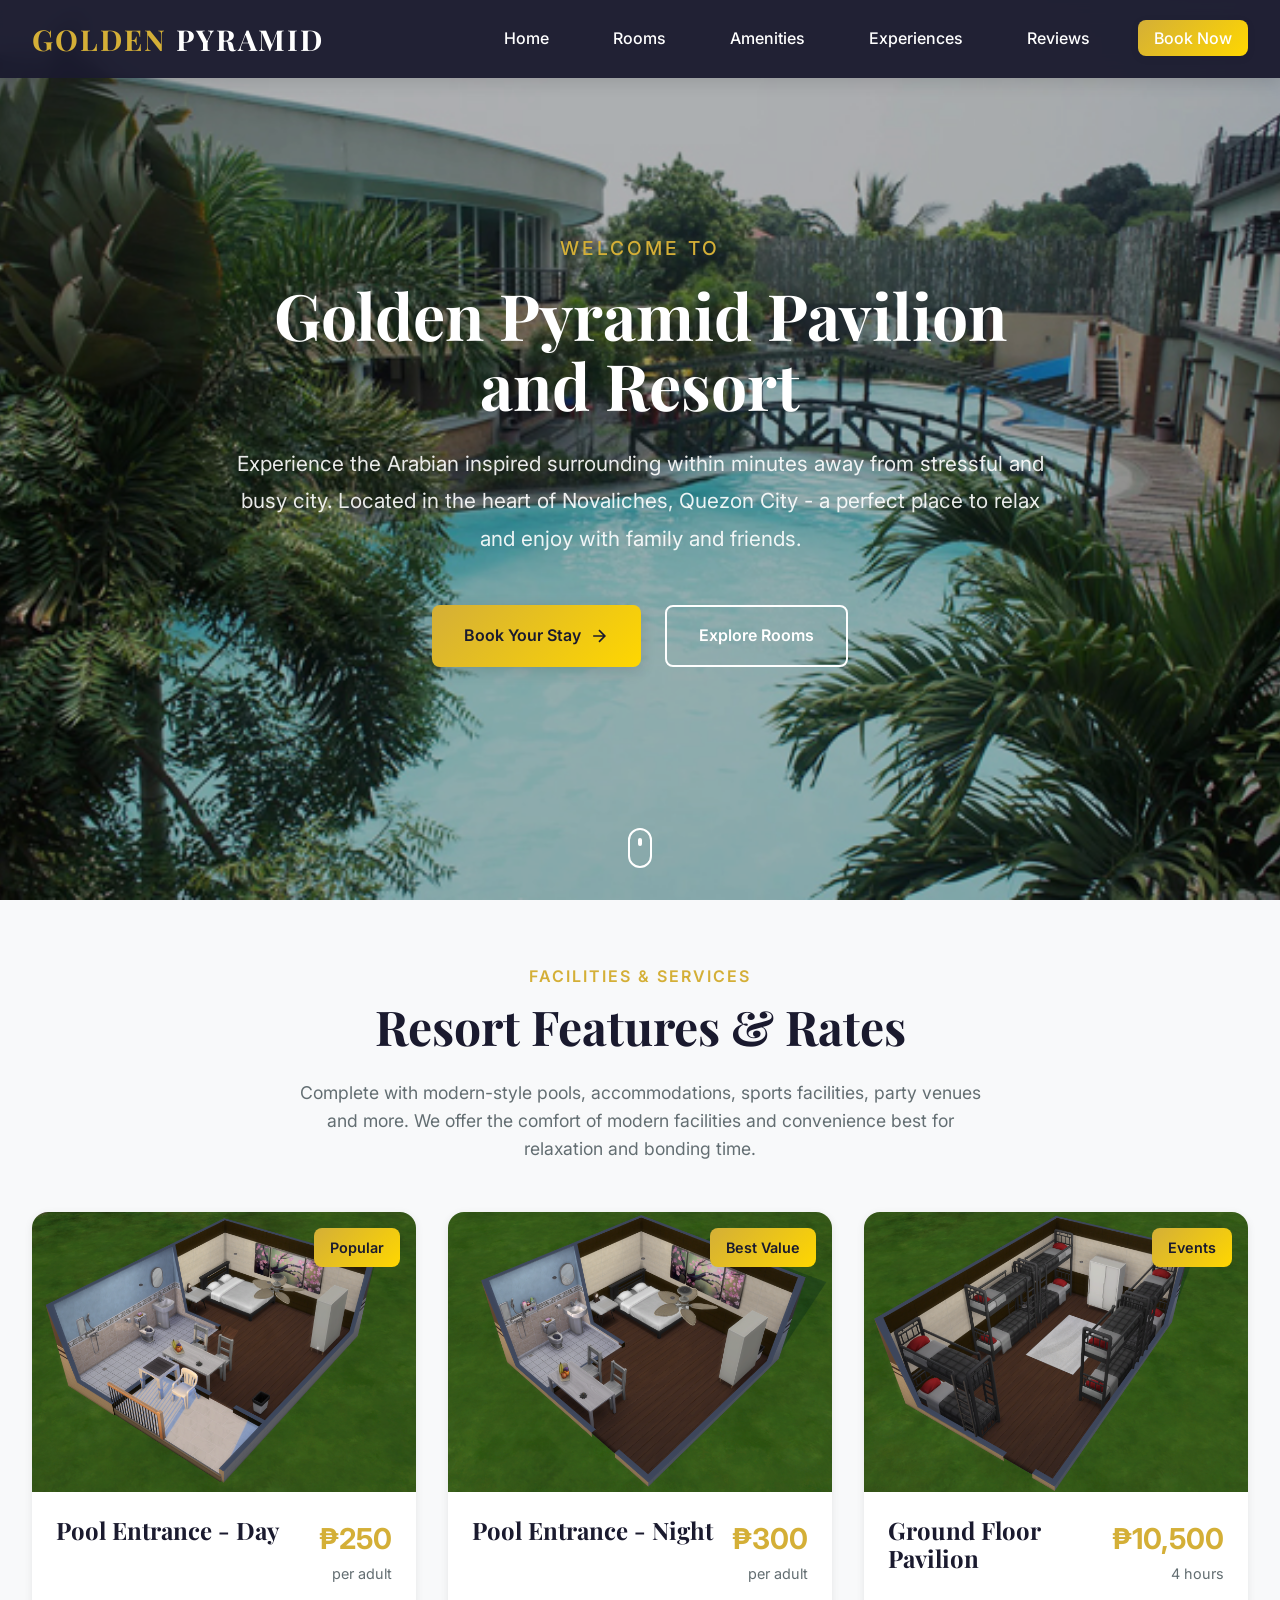
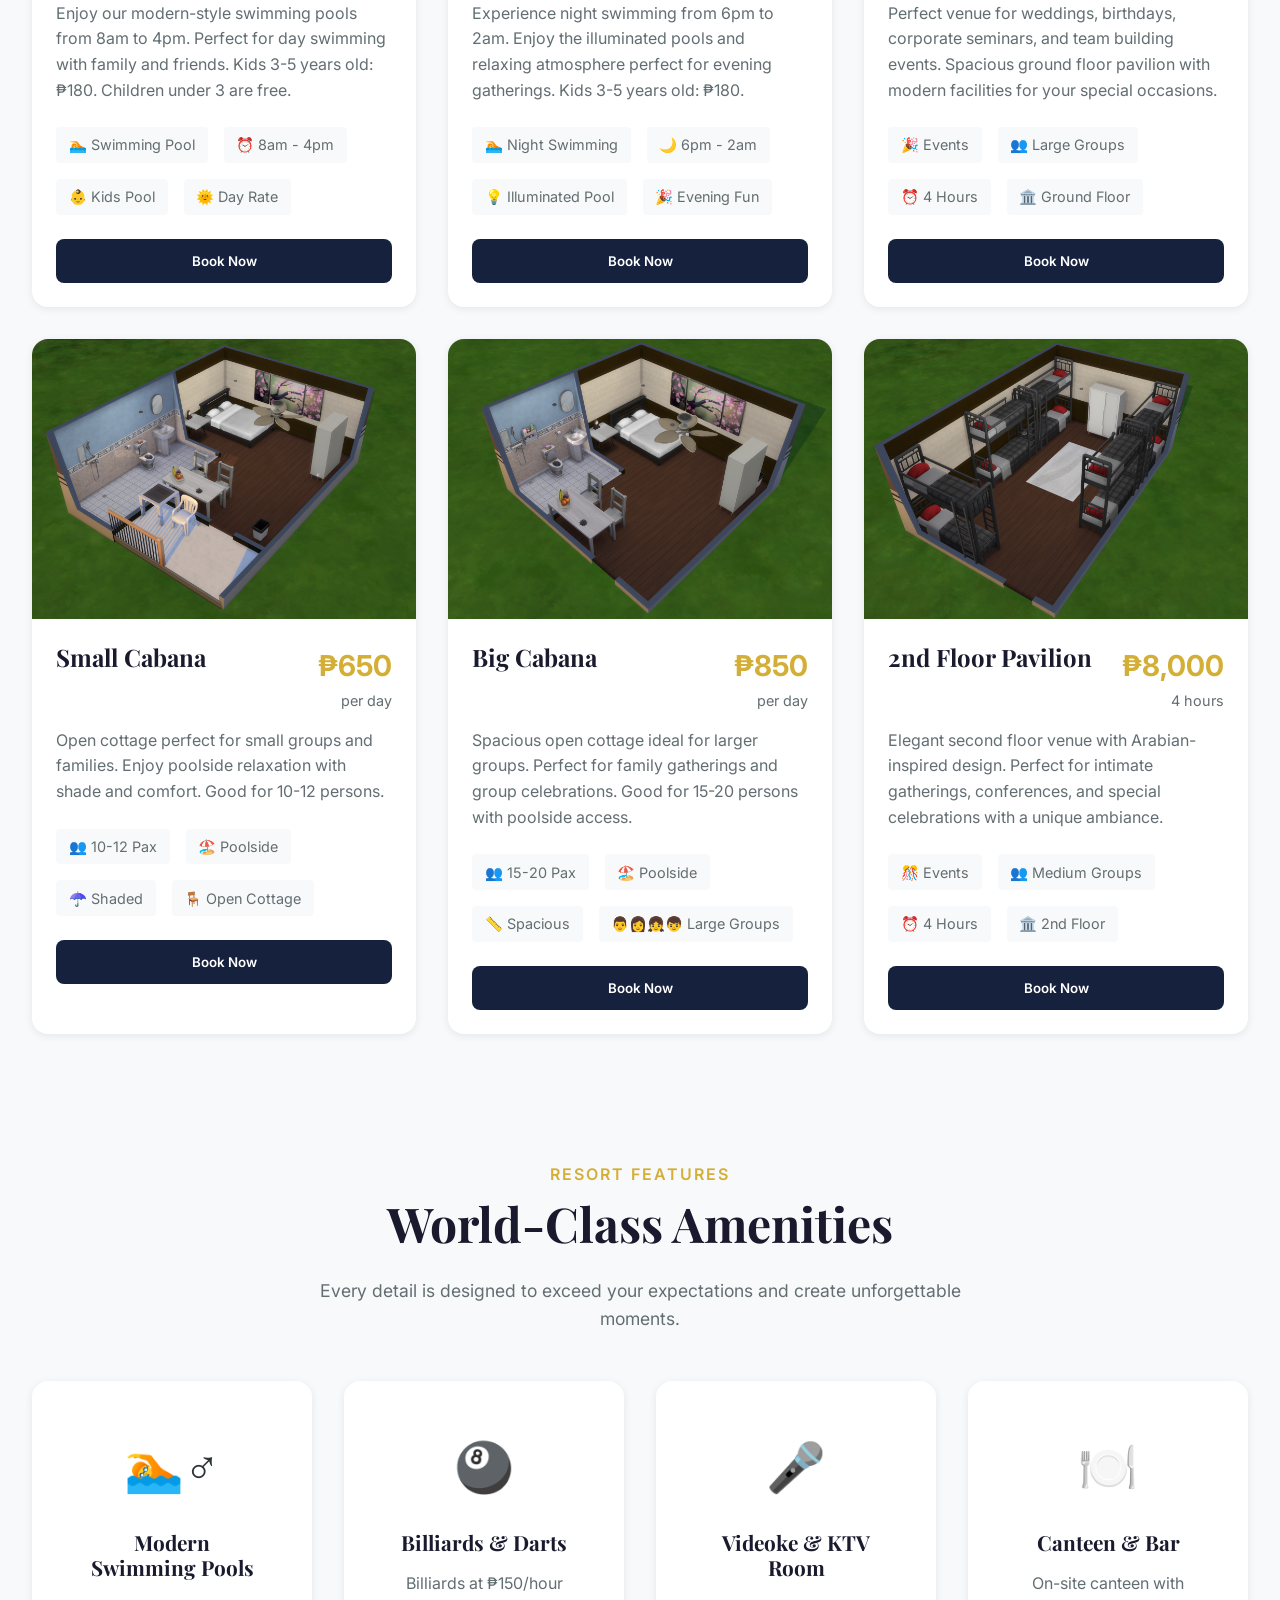
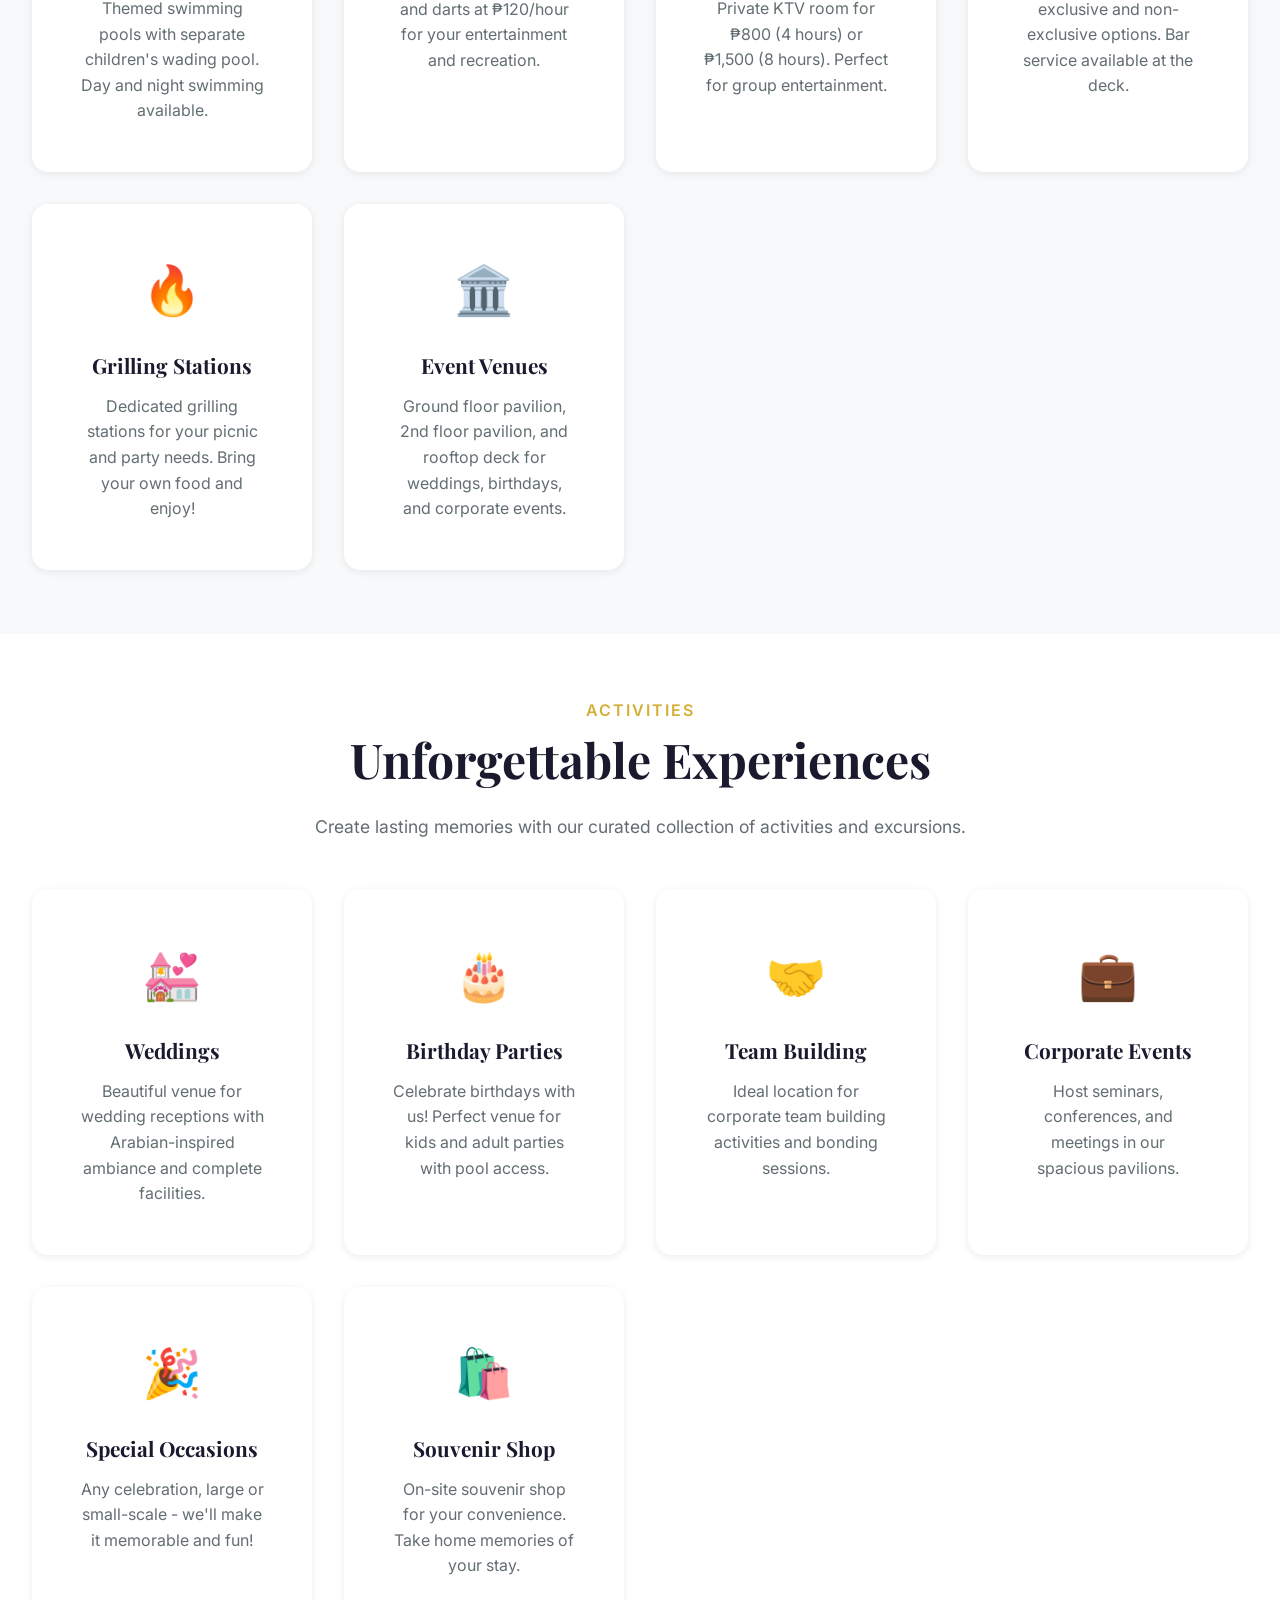
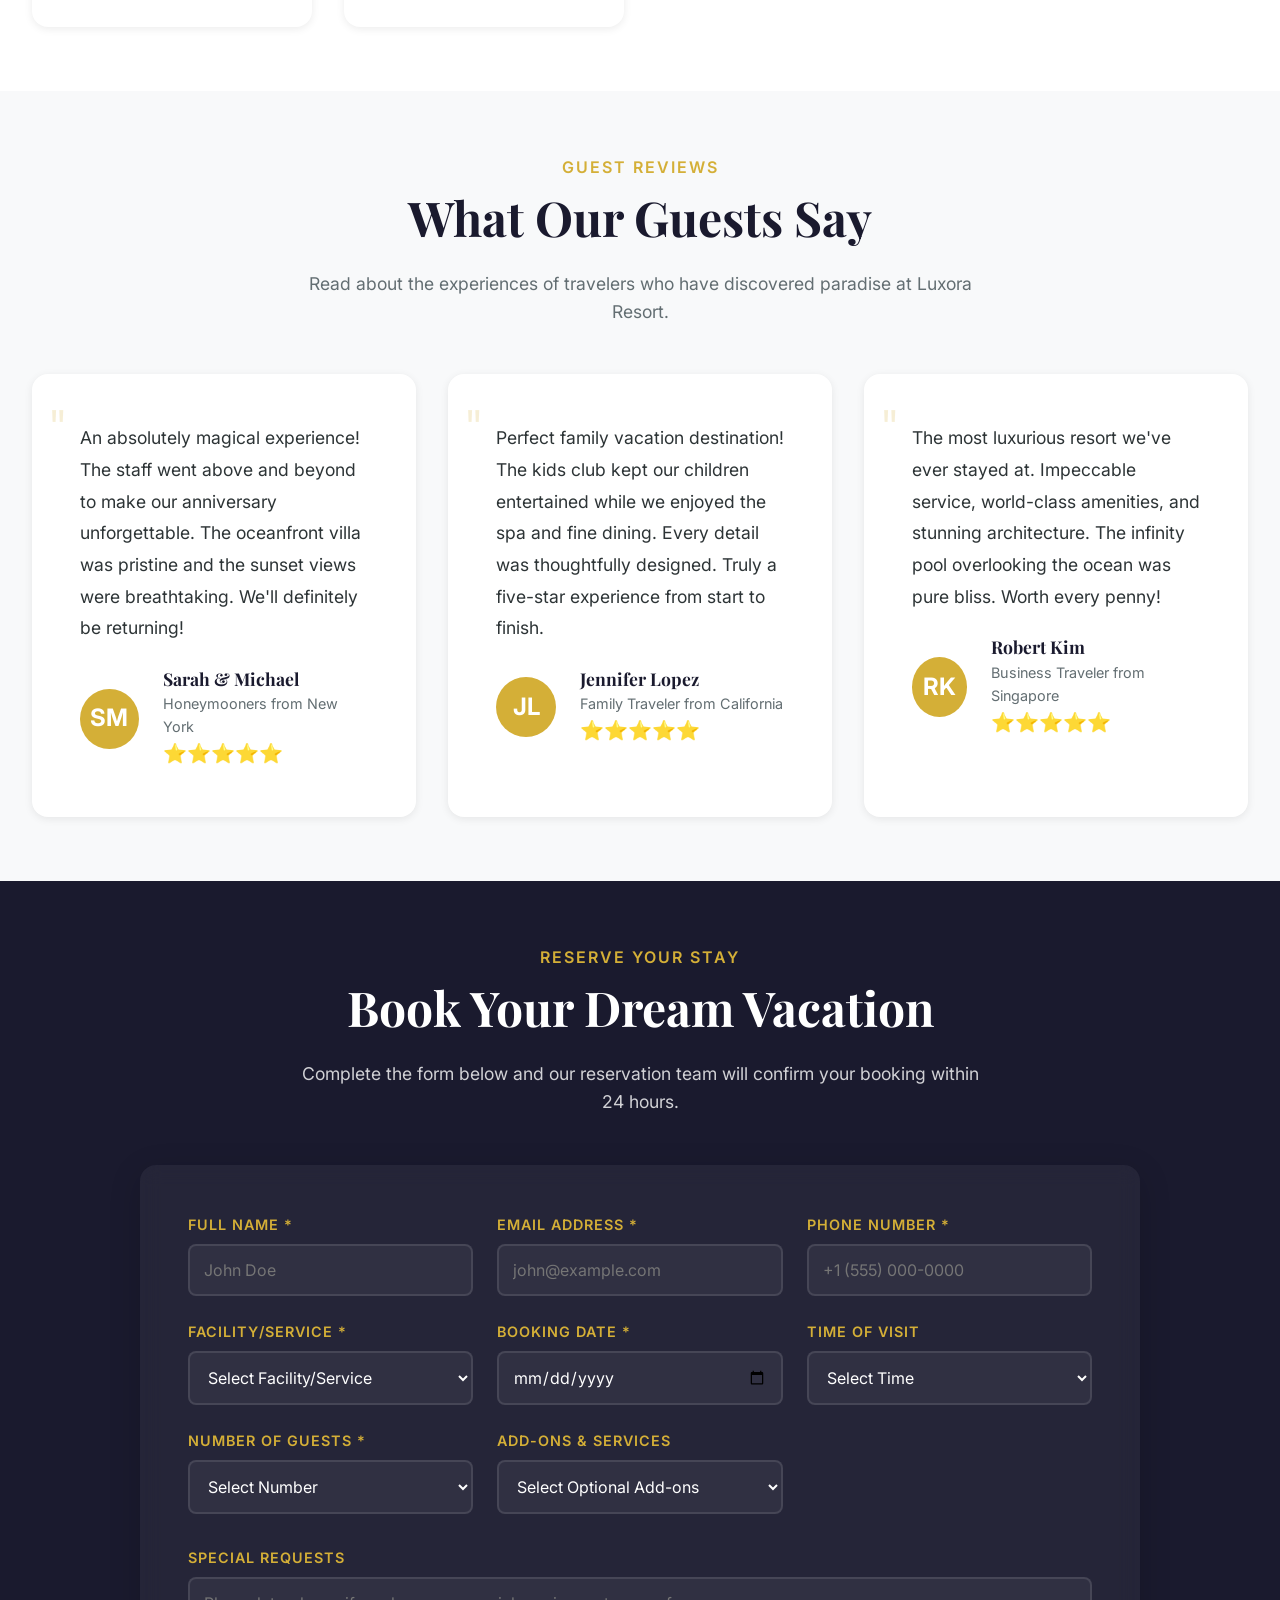
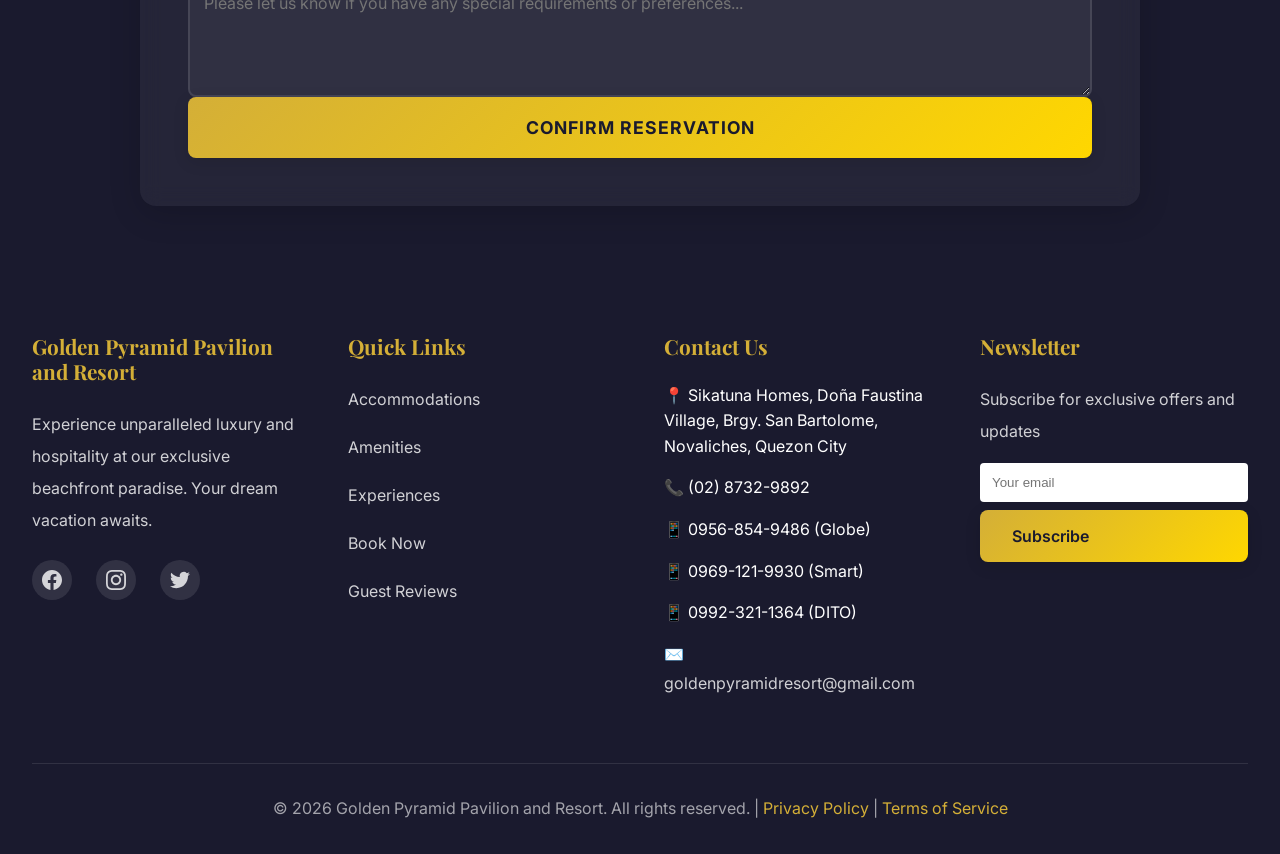
<file: index.html>
<!DOCTYPE html>
<html lang="en">
<head>
    <meta charset="UTF-8">
    <meta name="viewport" content="width=device-width, initial-scale=1.0">
    <meta name="description" content="Golden Pyramid Pavilion and Resort - Experience luxury and tranquility at our premium beachfront resort. Book your dream vacation today.">
    <title>Golden Pyramid Pavilion and Resort - Luxury Beachfront Paradise</title>
    
    <!-- Fonts -->
    <link rel="preconnect" href="https://fonts.googleapis.com">
    <link rel="preconnect" href="https://fonts.gstatic.com" crossorigin>
    <link href="https://fonts.googleapis.com/css2?family=Inter:wght@300;400;500;600;700&family=Playfair+Display:wght@400;600;700;800&display=swap" rel="stylesheet">
    
    <!-- Styles -->
    <link rel="stylesheet" href="css/modern-styles.css">
</head>
<body>
    <!-- Navigation -->
    <nav class="navbar" id="navbar">
        <div class="nav-container">
            <a href="#home" class="nav-logo">GOLDEN <span>PYRAMID</span></a>
            
            <ul class="nav-menu" id="navMenu">
                <li><a href="#home">Home</a></li>
                <li><a href="#rooms">Rooms</a></li>
                <li><a href="#amenities">Amenities</a></li>
                <li><a href="#experiences">Experiences</a></li>
                <li><a href="#testimonials">Reviews</a></li>
                <li><a href="#booking" class="nav-cta">Book Now</a></li>
            </ul>
            
            <button class="mobile-menu-toggle" id="mobileMenuToggle" aria-label="Toggle menu">
                <span></span>
                <span></span>
                <span></span>
            </button>
        </div>
    </nav>

    <!-- Hero Section -->
    <section class="hero" id="home">
        <div class="hero-background"></div>
        
        <div class="hero-content">
            <p class="hero-subtitle">Welcome to</p>
            <h1 class="hero-title">Golden Pyramid Pavilion and Resort</h1>
            <p class="hero-description">
                Experience the Arabian inspired surrounding within minutes away from stressful and busy city. 
                Located in the heart of Novaliches, Quezon City - a perfect place to relax and enjoy with family and friends.
            </p>
            <div class="hero-buttons">
                <a href="#booking" class="btn btn-primary">
                    Book Your Stay
                    <svg width="20" height="20" viewBox="0 0 24 24" fill="none" stroke="currentColor" stroke-width="2">
                        <path d="M5 12h14M12 5l7 7-7 7"/>
                    </svg>
                </a>
                <a href="#rooms" class="btn btn-secondary">
                    Explore Rooms
                </a>
            </div>
        </div>
        
        <div class="scroll-indicator">
            <span></span>
        </div>
    </section>

    <!-- Rooms Section -->
    <section class="section" id="rooms">
        <div class="section-header">
            <p class="section-subtitle">Facilities & Services</p>
            <h2 class="section-title">Resort Features & Rates</h2>
            <p class="section-description">
                Complete with modern-style pools, accommodations, sports facilities, party venues and more. 
                We offer the comfort of modern facilities and convenience best for relaxation and bonding time.
            </p>
        </div>

        <div class="rooms-grid">
            <!-- Pool Entrance Day Rate -->
            <div class="room-card" data-category="popular">
                <div class="room-image">
                    <span class="room-badge">Popular</span>
                    <img src="images/room1.png" alt="Swimming Pool Day Rate">
                </div>
                <div class="room-content">
                    <div class="room-header">
                        <h3 class="room-title">Pool Entrance - Day</h3>
                        <div class="room-price">
                            <div class="room-price-amount">₱250</div>
                            <div class="room-price-period">per adult</div>
                        </div>
                    </div>
                    <p class="room-description">
                        Enjoy our modern-style swimming pools from 8am to 4pm. Perfect for day swimming with family and friends. 
                        Kids 3-5 years old: ₱180. Children under 3 are free.
                    </p>
                    <div class="room-features">
                        <span class="feature-tag">🏊 Swimming Pool</span>
                        <span class="feature-tag">⏰ 8am - 4pm</span>
                        <span class="feature-tag">👶 Kids Pool</span>
                        <span class="feature-tag">🌞 Day Rate</span>
                    </div>
                    <button class="room-cta" onclick="scrollToBooking('Pool Entrance - Day')">
                        Book Now
                    </button>
                </div>
            </div>

            <!-- Pool Entrance Night Rate -->
            <div class="room-card" data-category="luxury">
                <div class="room-image">
                    <span class="room-badge">Best Value</span>
                    <img src="images/room2.png" alt="Swimming Pool Night Rate">
                </div>
                <div class="room-content">
                    <div class="room-header">
                        <h3 class="room-title">Pool Entrance - Night</h3>
                        <div class="room-price">
                            <div class="room-price-amount">₱300</div>
                            <div class="room-price-period">per adult</div>
                        </div>
                    </div>
                    <p class="room-description">
                        Experience night swimming from 6pm to 2am. Enjoy the illuminated pools and relaxing atmosphere 
                        perfect for evening gatherings. Kids 3-5 years old: ₱180.
                    </p>
                    <div class="room-features">
                        <span class="feature-tag">🏊 Night Swimming</span>
                        <span class="feature-tag">🌙 6pm - 2am</span>
                        <span class="feature-tag">💡 Illuminated Pool</span>
                        <span class="feature-tag">🎉 Evening Fun</span>
                    </div>
                    <button class="room-cta" onclick="scrollToBooking('Pool Entrance - Night')">
                        Book Now
                    </button>
                </div>
            </div>

            <!-- Ground Floor Pavilion -->
            <div class="room-card" data-category="luxury">
                <div class="room-image">
                    <span class="room-badge">Events</span>
                    <img src="images/room3.png" alt="Ground Floor Pavilion">
                </div>
                <div class="room-content">
                    <div class="room-header">
                        <h3 class="room-title">Ground Floor Pavilion</h3>
                        <div class="room-price">
                            <div class="room-price-amount">₱10,500</div>
                            <div class="room-price-period">4 hours</div>
                        </div>
                    </div>
                    <p class="room-description">
                        Perfect venue for weddings, birthdays, corporate seminars, and team building events. 
                        Spacious ground floor pavilion with modern facilities for your special occasions.
                    </p>
                    <div class="room-features">
                        <span class="feature-tag">🎉 Events</span>
                        <span class="feature-tag">👥 Large Groups</span>
                        <span class="feature-tag">⏰ 4 Hours</span>
                        <span class="feature-tag">🏛️ Ground Floor</span>
                    </div>
                    <button class="room-cta" onclick="scrollToBooking('Ground Floor Pavilion')">
                        Book Now
                    </button>
                </div>
            </div>

            <!-- Small Cabana -->
            <div class="room-card" data-category="standard">
                <div class="room-image">
                    <img src="images/room1.png" alt="Small Cabana">
                </div>
                <div class="room-content">
                    <div class="room-header">
                        <h3 class="room-title">Small Cabana</h3>
                        <div class="room-price">
                            <div class="room-price-amount">₱650</div>
                            <div class="room-price-period">per day</div>
                        </div>
                    </div>
                    <p class="room-description">
                        Open cottage perfect for small groups and families. Enjoy poolside relaxation 
                        with shade and comfort. Good for 10-12 persons.
                    </p>
                    <div class="room-features">
                        <span class="feature-tag">👥 10-12 Pax</span>
                        <span class="feature-tag">🏖️ Poolside</span>
                        <span class="feature-tag">☂️ Shaded</span>
                        <span class="feature-tag">🪑 Open Cottage</span>
                    </div>
                    <button class="room-cta" onclick="scrollToBooking('Small Cabana')">
                        Book Now
                    </button>
                </div>
            </div>

            <!-- Big Cabana -->
            <div class="room-card" data-category="special">
                <div class="room-image">
                    <img src="images/room2.png" alt="Big Cabana">
                </div>
                <div class="room-content">
                    <div class="room-header">
                        <h3 class="room-title">Big Cabana</h3>
                        <div class="room-price">
                            <div class="room-price-amount">₱850</div>
                            <div class="room-price-period">per day</div>
                        </div>
                    </div>
                    <p class="room-description">
                        Spacious open cottage ideal for larger groups. Perfect for family gatherings 
                        and group celebrations. Good for 15-20 persons with poolside access.
                    </p>
                    <div class="room-features">
                        <span class="feature-tag">👥 15-20 Pax</span>
                        <span class="feature-tag">🏖️ Poolside</span>
                        <span class="feature-tag">📏 Spacious</span>
                        <span class="feature-tag">👨👩👧👦 Large Groups</span>
                    </div>
                    <button class="room-cta" onclick="scrollToBooking('Big Cabana')">
                        Book Now
                    </button>
                </div>
            </div>

            <!-- 2nd Floor Pavilion -->
            <div class="room-card" data-category="family">
                <div class="room-image">
                    <img src="images/room3.png" alt="2nd Floor Pavilion">
                </div>
                <div class="room-content">
                    <div class="room-header">
                        <h3 class="room-title">2nd Floor Pavilion</h3>
                        <div class="room-price">
                            <div class="room-price-amount">₱8,000</div>
                            <div class="room-price-period">4 hours</div>
                        </div>
                    </div>
                    <p class="room-description">
                        Elegant second floor venue with Arabian-inspired design. Perfect for intimate gatherings, 
                        conferences, and special celebrations with a unique ambiance.
                    </p>
                    <div class="room-features">
                        <span class="feature-tag">🎊 Events</span>
                        <span class="feature-tag">👥 Medium Groups</span>
                        <span class="feature-tag">⏰ 4 Hours</span>
                        <span class="feature-tag">🏛️ 2nd Floor</span>
                    </div>
                    <button class="room-cta" onclick="scrollToBooking('2nd Floor Pavilion')">
                        Book Now
                    </button>
                </div>
            </div>
        </div>
    </section>

    <!-- Amenities Section -->
    <section class="section" id="amenities">
        <div class="section-header">
            <p class="section-subtitle">Resort Features</p>
            <h2 class="section-title">World-Class Amenities</h2>
            <p class="section-description">
                Every detail is designed to exceed your expectations and create unforgettable moments.
            </p>
        </div>

        <div class="amenities-grid">
            <div class="amenity-card">
                <div class="amenity-icon">🏊♂️</div>
                <h3 class="amenity-title">Modern Swimming Pools</h3>
                <p class="amenity-description">
                    Themed swimming pools with separate children's wading pool. Day and night swimming available.
                </p>
            </div>

            <div class="amenity-card">
                <div class="amenity-icon">🎱</div>
                <h3 class="amenity-title">Billiards & Darts</h3>
                <p class="amenity-description">
                    Billiards at ₱150/hour and darts at ₱120/hour for your entertainment and recreation.
                </p>
            </div>

            <div class="amenity-card">
                <div class="amenity-icon">🎤</div>
                <h3 class="amenity-title">Videoke & KTV Room</h3>
                <p class="amenity-description">
                    Private KTV room for ₱800 (4 hours) or ₱1,500 (8 hours). Perfect for group entertainment.
                </p>
            </div>

            <div class="amenity-card">
                <div class="amenity-icon">🍽️</div>
                <h3 class="amenity-title">Canteen & Bar</h3>
                <p class="amenity-description">
                    On-site canteen with exclusive and non-exclusive options. Bar service available at the deck.
                </p>
            </div>

            <div class="amenity-card">
                <div class="amenity-icon">🔥</div>
                <h3 class="amenity-title">Grilling Stations</h3>
                <p class="amenity-description">
                    Dedicated grilling stations for your picnic and party needs. Bring your own food and enjoy!
                </p>
            </div>

            <div class="amenity-card">
                <div class="amenity-icon">🏛️</div>
                <h3 class="amenity-title">Event Venues</h3>
                <p class="amenity-description">
                    Ground floor pavilion, 2nd floor pavilion, and rooftop deck for weddings, birthdays, and corporate events.
                </p>
            </div>
        </div>
    </section>

    <!-- Experiences Section -->
    <section class="section" id="experiences" style="background: var(--bg-white);">
        <div class="section-header">
            <p class="section-subtitle">Activities</p>
            <h2 class="section-title">Unforgettable Experiences</h2>
            <p class="section-description">
                Create lasting memories with our curated collection of activities and excursions.
            </p>
        </div>

        <div class="amenities-grid">
            <div class="amenity-card">
                <div class="amenity-icon">💒</div>
                <h3 class="amenity-title">Weddings</h3>
                <p class="amenity-description">
                    Beautiful venue for wedding receptions with Arabian-inspired ambiance and complete facilities.
                </p>
            </div>

            <div class="amenity-card">
                <div class="amenity-icon">🎂</div>
                <h3 class="amenity-title">Birthday Parties</h3>
                <p class="amenity-description">
                    Celebrate birthdays with us! Perfect venue for kids and adult parties with pool access.
                </p>
            </div>

            <div class="amenity-card">
                <div class="amenity-icon">🤝</div>
                <h3 class="amenity-title">Team Building</h3>
                <p class="amenity-description">
                    Ideal location for corporate team building activities and bonding sessions.
                </p>
            </div>

            <div class="amenity-card">
                <div class="amenity-icon">💼</div>
                <h3 class="amenity-title">Corporate Events</h3>
                <p class="amenity-description">
                    Host seminars, conferences, and meetings in our spacious pavilions.
                </p>
            </div>

            <div class="amenity-card">
                <div class="amenity-icon">🎉</div>
                <h3 class="amenity-title">Special Occasions</h3>
                <p class="amenity-description">
                    Any celebration, large or small-scale - we'll make it memorable and fun!
                </p>
            </div>

            <div class="amenity-card">
                <div class="amenity-icon">🛍️</div>
                <h3 class="amenity-title">Souvenir Shop</h3>
                <p class="amenity-description">
                    On-site souvenir shop for your convenience. Take home memories of your stay.
                </p>
            </div>
        </div>
    </section>

    <!-- Testimonials Section -->
    <section class="section testimonials-section" id="testimonials">
        <div class="section-header">
            <p class="section-subtitle">Guest Reviews</p>
            <h2 class="section-title">What Our Guests Say</h2>
            <p class="section-description">
                Read about the experiences of travelers who have discovered paradise at Luxora Resort.
            </p>
        </div>

        <div class="testimonials-grid">
            <div class="testimonial-card">
                <div class="testimonial-quote">"</div>
                <p class="testimonial-text">
                    An absolutely magical experience! The staff went above and beyond to make our 
                    anniversary unforgettable. The oceanfront villa was pristine and the sunset views 
                    were breathtaking. We'll definitely be returning!
                </p>
                <div class="testimonial-author">
                    <div class="author-avatar">SM</div>
                    <div class="author-info">
                        <h4>Sarah & Michael</h4>
                        <p>Honeymooners from New York</p>
                        <div class="rating">⭐⭐⭐⭐⭐</div>
                    </div>
                </div>
            </div>

            <div class="testimonial-card">
                <div class="testimonial-quote">"</div>
                <p class="testimonial-text">
                    Perfect family vacation destination! The kids club kept our children entertained 
                    while we enjoyed the spa and fine dining. Every detail was thoughtfully designed. 
                    Truly a five-star experience from start to finish.
                </p>
                <div class="testimonial-author">
                    <div class="author-avatar">JL</div>
                    <div class="author-info">
                        <h4>Jennifer Lopez</h4>
                        <p>Family Traveler from California</p>
                        <div class="rating">⭐⭐⭐⭐⭐</div>
                    </div>
                </div>
            </div>

            <div class="testimonial-card">
                <div class="testimonial-quote">"</div>
                <p class="testimonial-text">
                    The most luxurious resort we've ever stayed at. Impeccable service, world-class 
                    amenities, and stunning architecture. The infinity pool overlooking the ocean was 
                    pure bliss. Worth every penny!
                </p>
                <div class="testimonial-author">
                    <div class="author-avatar">RK</div>
                    <div class="author-info">
                        <h4>Robert Kim</h4>
                        <p>Business Traveler from Singapore</p>
                        <div class="rating">⭐⭐⭐⭐⭐</div>
                    </div>
                </div>
            </div>
        </div>
    </section>

    <!-- Booking Section -->
    <section class="section booking-section" id="booking">
        <div class="section-header">
            <p class="section-subtitle">Reserve Your Stay</p>
            <h2 class="section-title" style="color: var(--text-light);">Book Your Dream Vacation</h2>
            <p class="section-description" style="color: rgba(255,255,255,0.8);">
                Complete the form below and our reservation team will confirm your booking within 24 hours.
            </p>
        </div>

        <form class="booking-form" id="bookingForm">
            <div class="form-grid">
                <div class="form-group">
                    <label for="guestName">Full Name *</label>
                    <input type="text" id="guestName" name="guestName" required placeholder="John Doe">
                </div>

                <div class="form-group">
                    <label for="email">Email Address *</label>
                    <input type="email" id="email" name="email" required placeholder="john@example.com">
                </div>

                <div class="form-group">
                    <label for="phone">Phone Number *</label>
                    <input type="tel" id="phone" name="phone" required placeholder="+1 (555) 000-0000">
                </div>

                <div class="form-group">
                    <label for="roomType">Facility/Service *</label>
                    <select id="roomType" name="roomType" required>
                        <option value="">Select Facility/Service</option>
                        <option value="Pool Entrance - Day">Pool Entrance Day (Adult) - ₱250</option>
                        <option value="Pool Entrance - Night">Pool Entrance Night (Adult) - ₱300</option>
                        <option value="Small Cabana">Small Cabana (10-12 pax) - ₱650/day</option>
                        <option value="Big Cabana">Big Cabana (15-20 pax) - ₱850/day</option>
                        <option value="Ground Floor Pavilion">Ground Floor Pavilion - ₱10,500/4hrs</option>
                        <option value="2nd Floor Pavilion">2nd Floor Pavilion - ₱8,000/4hrs</option>
                        <option value="Rooftop Deck">Rooftop Deck Exclusive - ₱6,000/8hrs</option>
                        <option value="Canteen Exclusive">Canteen Exclusive (20-30 pax) - ₱3,000</option>
                        <option value="KTV Room">KTV Room (4 hours) - ₱800</option>
                        <option value="Billiards">Billiards - ₱150/hour</option>
                    </select>
                </div>

                <div class="form-group">
                    <label for="checkIn">Booking Date *</label>
                    <input type="date" id="checkIn" name="checkIn" required>
                </div>

                <div class="form-group">
                    <label for="checkOut">Time of Visit</label>
                    <select id="checkOut" name="checkOut">
                        <option value="">Select Time</option>
                        <option value="Day (8am-4pm)">Day (8am-4pm)</option>
                        <option value="Night (6pm-2am)">Night (6pm-2am)</option>
                        <option value="Full Day (8am-8pm)">Full Day (8am-8pm)</option>
                    </select>
                </div>

                <div class="form-group">
                    <label for="guests">Number of Guests *</label>
                    <select id="guests" name="guests" required>
                        <option value="">Select Number</option>
                        <option value="1">1 Guest</option>
                        <option value="2">2 Guests</option>
                        <option value="3">3 Guests</option>
                        <option value="4">4 Guests</option>
                        <option value="5">5 Guests</option>
                        <option value="6">6+ Guests</option>
                    </select>
                </div>

                <div class="form-group">
                    <label for="amenities">Add-ons & Services</label>
                    <select id="amenities" name="amenities">
                        <option value="">Select Optional Add-ons</option>
                        <option value="shisha">Shisha - ₱150/hour</option>
                        <option value="videoke">Videoke Rental - ₱700</option>
                        <option value="billiards">Billiards - ₱150/hour</option>
                        <option value="darts">Darts - ₱120/hour</option>
                        <option value="canteen-table">Canteen Table - ₱300 (6 pax)</option>
                    </select>
                </div>
            </div>

            <div class="form-group">
                <label for="specialRequests">Special Requests</label>
                <textarea id="specialRequests" name="specialRequests" placeholder="Please let us know if you have any special requirements or preferences..."></textarea>
            </div>

            <button type="submit" class="form-submit">
                Confirm Reservation
            </button>
        </form>
    </section>

    <!-- Footer -->
    <footer class="footer">
        <div class="footer-content">
            <div class="footer-section">
                <h3>Golden Pyramid Pavilion and Resort</h3>
                <p>
                    Experience unparalleled luxury and hospitality at our exclusive beachfront paradise. 
                    Your dream vacation awaits.
                </p>
                <div class="social-links">
                    <a href="https://www.facebook.com/GPPResort/" target="_blank" class="social-icon" aria-label="Facebook">
                        <svg width="20" height="20" viewBox="0 0 24 24" fill="currentColor">
                            <path d="M24 12.073c0-6.627-5.373-12-12-12s-12 5.373-12 12c0 5.99 4.388 10.954 10.125 11.854v-8.385H7.078v-3.47h3.047V9.43c0-3.007 1.792-4.669 4.533-4.669 1.312 0 2.686.235 2.686.235v2.953H15.83c-1.491 0-1.956.925-1.956 1.874v2.25h3.328l-.532 3.47h-2.796v8.385C19.612 23.027 24 18.062 24 12.073z"/>
                        </svg>
                    </a>
                    <a href="https://www.instagram.com/gppresort/" target="_blank" class="social-icon" aria-label="Instagram">
                        <svg width="20" height="20" viewBox="0 0 24 24" fill="currentColor">
                            <path d="M12 0C8.74 0 8.333.015 7.053.072 5.775.132 4.905.333 4.14.63c-.789.306-1.459.717-2.126 1.384S.935 3.35.63 4.14C.333 4.905.131 5.775.072 7.053.012 8.333 0 8.74 0 12s.015 3.667.072 4.947c.06 1.277.261 2.148.558 2.913.306.788.717 1.459 1.384 2.126.667.666 1.336 1.079 2.126 1.384.766.296 1.636.499 2.913.558C8.333 23.988 8.74 24 12 24s3.667-.015 4.947-.072c1.277-.06 2.148-.262 2.913-.558.788-.306 1.459-.718 2.126-1.384.666-.667 1.079-1.335 1.384-2.126.296-.765.499-1.636.558-2.913.06-1.28.072-1.687.072-4.947s-.015-3.667-.072-4.947c-.06-1.277-.262-2.149-.558-2.913-.306-.789-.718-1.459-1.384-2.126C21.319 1.347 20.651.935 19.86.63c-.765-.297-1.636-.499-2.913-.558C15.667.012 15.26 0 12 0zm0 2.16c3.203 0 3.585.016 4.85.071 1.17.055 1.805.249 2.227.415.562.217.96.477 1.382.896.419.42.679.819.896 1.381.164.422.36 1.057.413 2.227.057 1.266.07 1.646.07 4.85s-.015 3.585-.074 4.85c-.061 1.17-.256 1.805-.421 2.227-.224.562-.479.96-.899 1.382-.419.419-.824.679-1.38.896-.42.164-1.065.36-2.235.413-1.274.057-1.649.07-4.859.07-3.211 0-3.586-.015-4.859-.074-1.171-.061-1.816-.256-2.236-.421-.569-.224-.96-.479-1.379-.899-.421-.419-.69-.824-.9-1.38-.165-.42-.359-1.065-.42-2.235-.045-1.26-.061-1.649-.061-4.844 0-3.196.016-3.586.061-4.861.061-1.17.255-1.814.42-2.234.21-.57.479-.96.9-1.381.419-.419.81-.689 1.379-.898.42-.166 1.051-.361 2.221-.421 1.275-.045 1.65-.06 4.859-.06l.045.03zm0 3.678c-3.405 0-6.162 2.76-6.162 6.162 0 3.405 2.76 6.162 6.162 6.162 3.405 0 6.162-2.76 6.162-6.162 0-3.405-2.76-6.162-6.162-6.162zM12 16c-2.21 0-4-1.79-4-4s1.79-4 4-4 4 1.79 4 4-1.79 4-4 4zm7.846-10.405c0 .795-.646 1.44-1.44 1.44-.795 0-1.44-.646-1.44-1.44 0-.794.646-1.439 1.44-1.439.793-.001 1.44.645 1.44 1.439z"/>
                        </svg>
                    </a>
                    <a href="https://twitter.com/GPPResort" target="_blank" class="social-icon" aria-label="Twitter">
                        <svg width="20" height="20" viewBox="0 0 24 24" fill="currentColor">
                            <path d="M23.953 4.57a10 10 0 01-2.825.775 4.958 4.958 0 002.163-2.723c-.951.555-2.005.959-3.127 1.184a4.92 4.92 0 00-8.384 4.482C7.69 8.095 4.067 6.13 1.64 3.162a4.822 4.822 0 00-.666 2.475c0 1.71.87 3.213 2.188 4.096a4.904 4.904 0 01-2.228-.616v.06a4.923 4.923 0 003.946 4.827 4.996 4.996 0 01-2.212.085 4.936 4.936 0 004.604 3.417 9.867 9.867 0 01-6.102 2.105c-.39 0-.779-.023-1.17-.067a13.995 13.995 0 007.557 2.209c9.053 0 13.998-7.496 13.998-13.985 0-.21 0-.42-.015-.63A9.935 9.935 0 0024 4.59z"/>
                        </svg>
                    </a>
                </div>
            </div>

            <div class="footer-section">
                <h3>Quick Links</h3>
                <ul class="footer-links">
                    <li><a href="#rooms">Accommodations</a></li>
                    <li><a href="#amenities">Amenities</a></li>
                    <li><a href="#experiences">Experiences</a></li>
                    <li><a href="#booking">Book Now</a></li>
                    <li><a href="#testimonials">Guest Reviews</a></li>
                </ul>
            </div>

            <div class="footer-section">
                <h3>Contact Us</h3>
                <ul class="footer-links">
                    <li>📍 Sikatuna Homes, Doña Faustina Village, Brgy. San Bartolome, Novaliches, Quezon City</li>
                    <li>📞 (02) 8732-9892</li>
                    <li>📱 0956-854-9486 (Globe)</li>
                    <li>📱 0969-121-9930 (Smart)</li>
                    <li>📱 0992-321-1364 (DITO)</li>
                    <li>✉️ <a href="mailto:goldenpyramidresort@gmail.com">goldenpyramidresort@gmail.com</a></li>
                </ul>
            </div>

            <div class="footer-section">
                <h3>Newsletter</h3>
                <p>Subscribe for exclusive offers and updates</p>
                <div style="margin-top: 1rem;">
                    <input type="email" placeholder="Your email" style="padding: 0.75rem; border-radius: 4px; border: none; width: 100%; margin-bottom: 0.5rem;">
                    <button class="btn btn-primary" style="width: 100%;">Subscribe</button>
                </div>
            </div>
        </div>

        <div class="footer-bottom">
            <p>© 2026 Golden Pyramid Pavilion and Resort. All rights reserved. | <a href="#" style="color: var(--primary-gold);">Privacy Policy</a> | <a href="#" style="color: var(--primary-gold);">Terms of Service</a></p>
        </div>
    </footer>

    <!-- JavaScript -->
    <script src="js/main.js"></script>
</body>
</html>
</file>
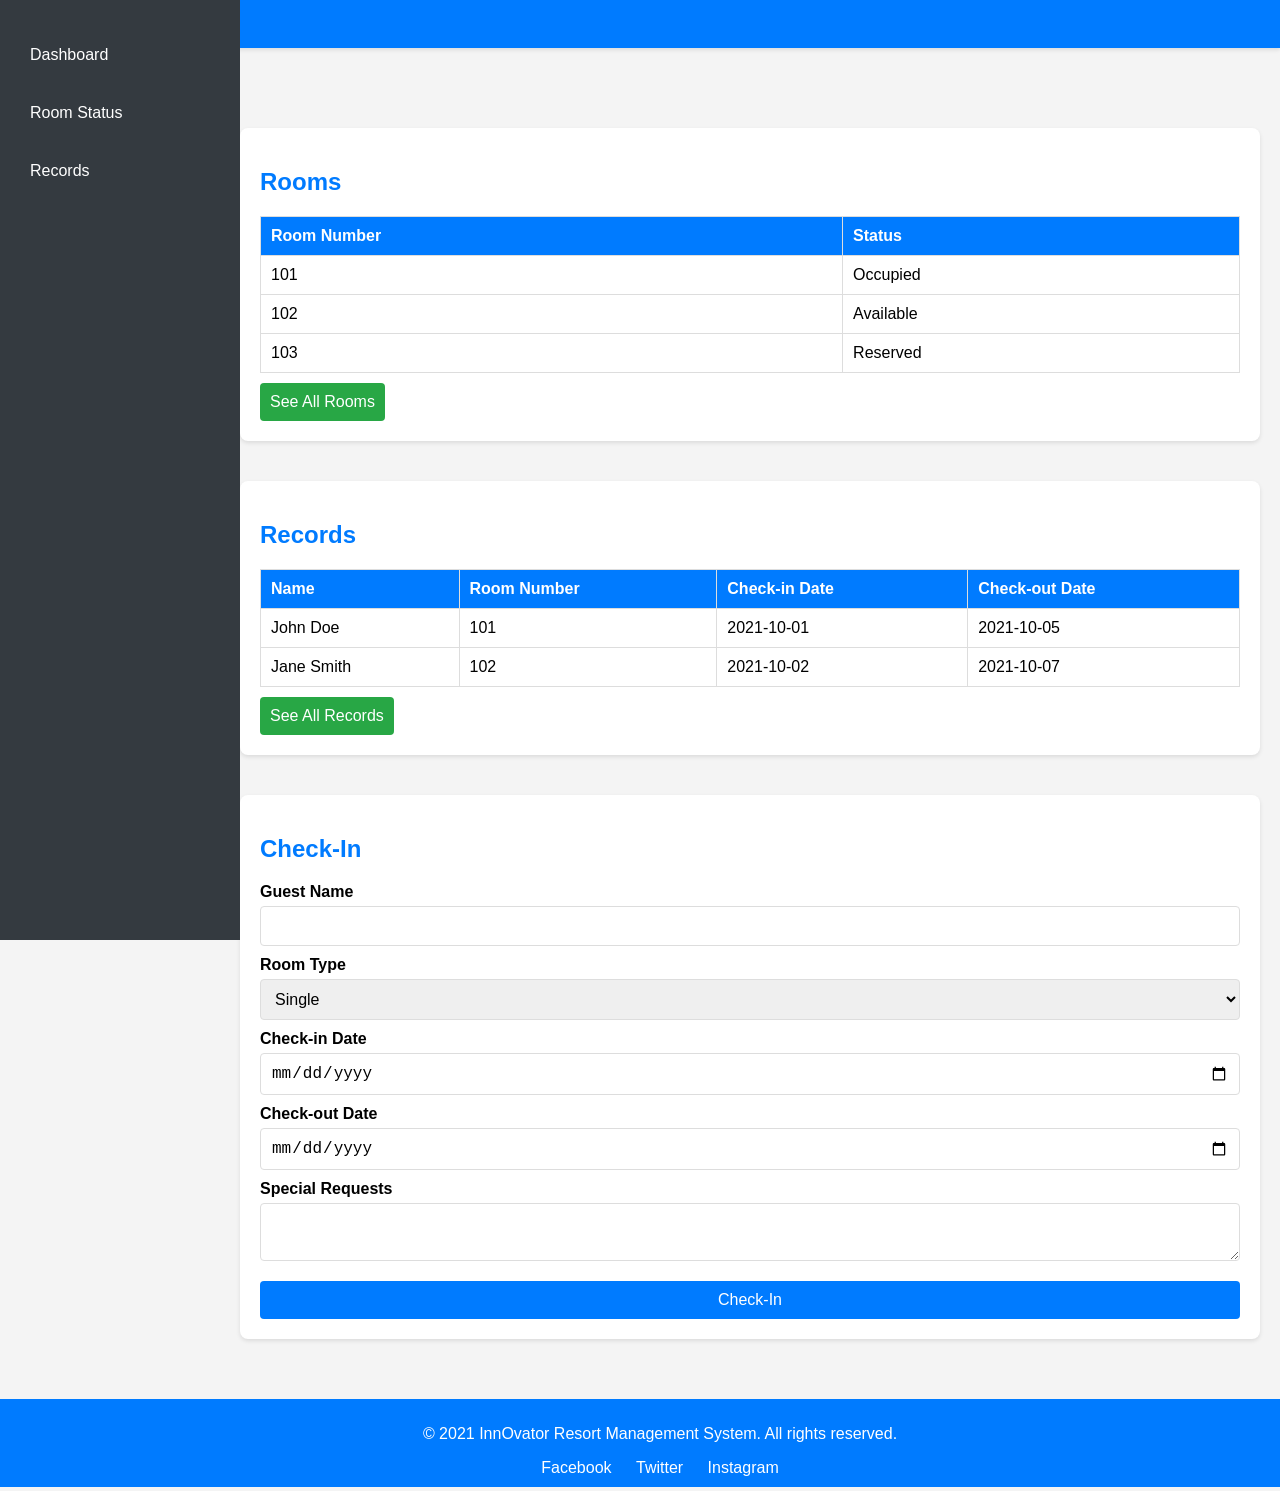
<file: homepage-employees.html>
<!DOCTYPE html>
<html lang="en">
<head>
    <meta charset="UTF-8">
    <meta name="viewport" content="width=device-width, initial-scale=1.0">
    <title>InnOvator Resort Management System</title>
    <link rel="stylesheet" href="homepage-employees.css">
</head>
<body>
    <header>
        <div class="logo">InnOvator</div>
    </header>
    
    <nav class="sidebar">
        <ul>
            <li><a href="#">Dashboard</a></li>
            <li><a href="#">Room Status</a></li>
            <li><a href="#">Records</a></li>
        </ul>
    </nav>

    <main>
        <div class="area">
            <section class="rooms">
                <h2>Rooms</h2>
                <table>
                    <thead>
                        <tr>
                            <th>Room Number</th>
                            <th>Status</th>
                        </tr>
                    </thead>
                    <tbody>
                        <tr>
                            <td>101</td>
                            <td class="status occupied">Occupied</td>
                        </tr>
                        <tr>
                            <td>102</td>
                            <td class="status available">Available</td>
                        </tr>
                        <tr>
                            <td>103</td>
                            <td class="status reserved">Reserved</td>
                        </tr>
                    </tbody>
                </table>
                <button class="see-all" onclick="location.href='../Rooms-Employees/rooms-employees.html'">See All Rooms</button>
            </section>
            <section class="records">
                <h2>Records</h2>
                <table>
                    <thead>
                        <tr>
                            <th>Name</th>
                            <th>Room Number</th>
                            <th>Check-in Date</th>
                            <th>Check-out Date</th>
                        </tr>
                    </thead>
                    <tbody>
                        <tr>
                            <td>John Doe</td>
                            <td>101</td>
                            <td>2021-10-01</td>
                            <td>2021-10-05</td>
                        </tr>
                        <tr>
                            <td>Jane Smith</td>
                            <td>102</td>
                            <td>2021-10-02</td>
                            <td>2021-10-07</td>
                        </tr>
                    </tbody>
                </table>
                <button class="see-all" onclick="location.href='../Records-Employees/records.html'">See All Records</button>
            </section>
            <section class="check-in">
                <h2>Check-In</h2>
                <form>
                    <label for="guest-name">Guest Name</label>
                    <input type="text" id="guest-name" name="guest-name">
                    
                    <label for="room-type">Room Type</label>
                    <select id="room-type" name="room-type">
                        <option value="single">Single</option>
                        <option value="double">Double</option>
                        <option value="suite">Suite</option>
                    </select>

                    <label for="check-in-date">Check-in Date</label>
                    <input type="date" id="check-in-date" name="check-in-date">

                    <label for="check-out-date">Check-out Date</label>
                    <input type="date" id="check-out-date" name="check-out-date">

                    <label for="special-requests">Special Requests</label>
                    <textarea id="special-requests" name="special-requests"></textarea>

                    <button type="submit">Check-In</button>
                </form>
            </section>
        </div>
    </main>
    
    <footer>
        <p>&copy; 2021 InnOvator Resort Management System. All rights reserved.</p>
        <div class="social-links">
            <a href="#">Facebook</a>
            <a href="#">Twitter</a>
            <a href="#">Instagram</a>
        </div>
    </footer>
</body>
</html>
</file>
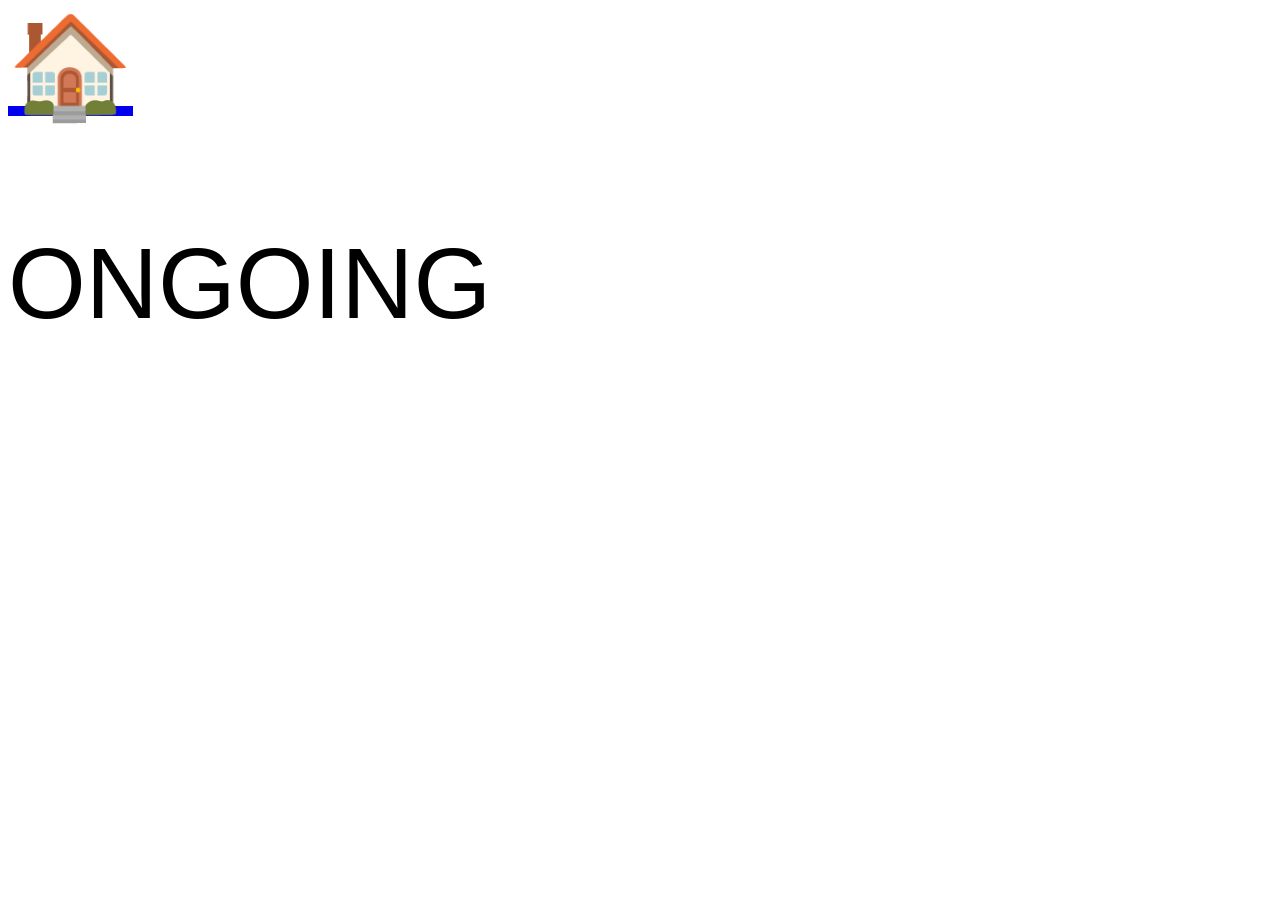
<file: Learn_more.html>
<!DOCTYPE html>
<html lang="en">
<head>
    <meta charset="UTF-8">
    <meta name="viewport" content="width=device-width, initial-scale=1.0">
    <link rel="stylesheet" href="Learn_more_styles.css">
    <title>Learn more about Golden Pyramid</title>
</head>
<div class="header">
    <a href="../Homepage/homepage.html" class="home-icon">🏠</a>
</div>
<body>
    <p>ONGOING</p>
</body>
</html>
</file>
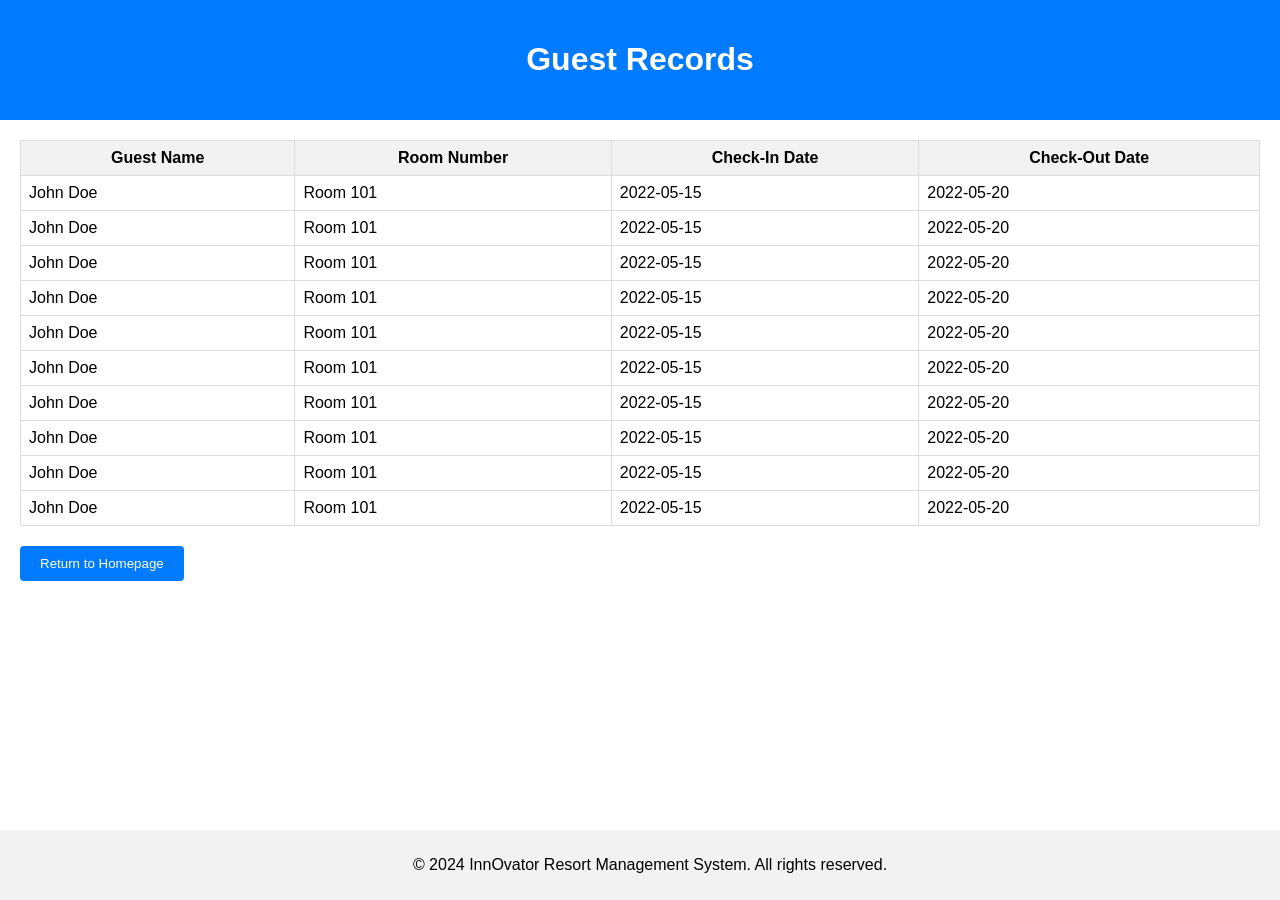
<file: records.html>
<!DOCTYPE html>
<html lang="en">
<head>
    <meta charset="UTF-8">
    <meta name="viewport" content="width=device-width, initial-scale=1.0">
    <title>Guest Records</title>
    <link rel="stylesheet" href="records.css">
</head>
<body>
    <header>
        <h1>Guest Records</h1>
    </header>
    
    <main>
       
        <table>
            <thead>
                <tr>
                    <th>Guest Name</th>
                    <th>Room Number</th>
                    <th>Check-In Date</th>
                    <th>Check-Out Date</th>
                </tr>
            </thead>
            <tbody id="guest-list">
                <tr class="record" data-check-in="2022-05-15" data-check-out="2022-05-20">
                    <td>John Doe</td>
                    <td>Room 101</td>
                    <td>2022-05-15</td>
                    <td>2022-05-20</td>
                </tr>
                <tr class="record" data-check-in="2022-05-15" data-check-out="2022-05-20">
                    <td>John Doe</td>
                    <td>Room 101</td>
                    <td>2022-05-15</td>
                    <td>2022-05-20</td>
                </tr>
                <tr class="record" data-check-in="2022-05-15" data-check-out="2022-05-20">
                    <td>John Doe</td>
                    <td>Room 101</td>
                    <td>2022-05-15</td>
                    <td>2022-05-20</td>
                </tr>
                <tr class="record" data-check-in="2022-05-15" data-check-out="2022-05-20">
                    <td>John Doe</td>
                    <td>Room 101</td>
                    <td>2022-05-15</td>
                    <td>2022-05-20</td>
                </tr>
                <tr class="record" data-check-in="2022-05-15" data-check-out="2022-05-20">
                    <td>John Doe</td>
                    <td>Room 101</td>
                    <td>2022-05-15</td>
                    <td>2022-05-20</td>
                </tr>
                <tr class="record" data-check-in="2022-05-15" data-check-out="2022-05-20">
                    <td>John Doe</td>
                    <td>Room 101</td>
                    <td>2022-05-15</td>
                    <td>2022-05-20</td>
                </tr>
                <tr class="record" data-check-in="2022-05-15" data-check-out="2022-05-20">
                    <td>John Doe</td>
                    <td>Room 101</td>
                    <td>2022-05-15</td>
                    <td>2022-05-20</td>
                </tr>
                <tr class="record" data-check-in="2022-05-15" data-check-out="2022-05-20">
                    <td>John Doe</td>
                    <td>Room 101</td>
                    <td>2022-05-15</td>
                    <td>2022-05-20</td>
                </tr>
                <tr class="record" data-check-in="2022-05-15" data-check-out="2022-05-20">
                    <td>John Doe</td>
                    <td>Room 101</td>
                    <td>2022-05-15</td>
                    <td>2022-05-20</td>
                </tr>
                <tr class="record" data-check-in="2022-05-15" data-check-out="2022-05-20">
                    <td>John Doe</td>
                    <td>Room 101</td>
                    <td>2022-05-15</td>
                    <td>2022-05-20</td>
                </tr>
            </tbody>
        </table>
        
        <!-- Add the Return to Homepage button -->
        <button onclick="window.location.href = '../Homepage-employees/homepage-employees.html';">Return to Homepage</button>
    </main>
    
    <!-- Include your JavaScript file here -->

    <footer>
        <p>&copy; 2024 InnOvator Resort Management System. All rights reserved.</p>
    </footer>
</body>
</html>
</file>
<file: css/modern-styles.css>
/* ==========================================
   LUXORA RESORT - MODERN DESIGN SYSTEM
   ========================================== */

/* CSS Variables - Design Tokens */
:root {
  /* Color Palette */
  --primary-gold: #D4AF37;
  --primary-dark: #1a1a2e;
  --primary-navy: #16213e;
  --accent-teal: #0f4c75;
  --accent-coral: #e94560;
  --text-primary: #2d3436;
  --text-secondary: #636e72;
  --text-light: #ffffff;
  --bg-light: #f8f9fa;
  --bg-white: #ffffff;
  --border-color: #e1e8ed;
  
  /* Gradients */
  --gradient-hero: linear-gradient(135deg, rgba(26, 26, 46, 0.95) 0%, rgba(15, 76, 117, 0.85) 100%);
  --gradient-card: linear-gradient(to bottom, rgba(255,255,255,0) 0%, rgba(0,0,0,0.7) 100%);
  --gradient-accent: linear-gradient(135deg, #D4AF37 0%, #FFD700 100%);
  
  /* Spacing */
  --spacing-xs: 0.5rem;
  --spacing-sm: 1rem;
  --spacing-md: 1.5rem;
  --spacing-lg: 2rem;
  --spacing-xl: 3rem;
  --spacing-xxl: 4rem;
  
  /* Typography */
  --font-primary: 'Inter', -apple-system, BlinkMacSystemFont, 'Segoe UI', sans-serif;
  --font-heading: 'Playfair Display', Georgia, serif;
  
  /* Shadows */
  --shadow-sm: 0 2px 8px rgba(0, 0, 0, 0.08);
  --shadow-md: 0 4px 16px rgba(0, 0, 0, 0.12);
  --shadow-lg: 0 8px 32px rgba(0, 0, 0, 0.16);
  --shadow-xl: 0 16px 48px rgba(0, 0, 0, 0.2);
  
  /* Border Radius */
  --radius-sm: 4px;
  --radius-md: 8px;
  --radius-lg: 16px;
  --radius-xl: 24px;
  
  /* Transitions */
  --transition-fast: 0.2s ease;
  --transition-base: 0.3s ease;
  --transition-slow: 0.5s ease;
}

/* ==========================================
   RESET & BASE STYLES
   ========================================== */

* {
  margin: 0;
  padding: 0;
  box-sizing: border-box;
}

html {
  scroll-behavior: smooth;
  font-size: 16px;
}

body {
  font-family: var(--font-primary);
  color: var(--text-primary);
  line-height: 1.6;
  background-color: var(--bg-light);
  overflow-x: hidden;
}

h1, h2, h3, h4, h5, h6 {
  font-family: var(--font-heading);
  font-weight: 700;
  line-height: 1.2;
  color: var(--primary-dark);
}

h1 { font-size: clamp(2.5rem, 5vw, 4rem); }
h2 { font-size: clamp(2rem, 4vw, 3rem); }
h3 { font-size: clamp(1.5rem, 3vw, 2rem); }

img {
  max-width: 100%;
  height: auto;
  display: block;
}

a {
  text-decoration: none;
  color: inherit;
  transition: var(--transition-base);
}

button {
  font-family: var(--font-primary);
  cursor: pointer;
  border: none;
  transition: var(--transition-base);
}

/* ==========================================
   NAVIGATION
   ========================================== */

.navbar {
  position: fixed;
  top: 0;
  left: 0;
  right: 0;
  background: rgba(26, 26, 46, 0.95);
  backdrop-filter: blur(10px);
  padding: 1rem 0;
  z-index: 1000;
  box-shadow: var(--shadow-md);
  transition: var(--transition-base);
}

.navbar.scrolled {
  background: rgba(26, 26, 46, 1);
  padding: 0.5rem 0;
}

.nav-container {
  max-width: 1400px;
  margin: 0 auto;
  padding: 0 var(--spacing-lg);
  display: flex;
  justify-content: space-between;
  align-items: center;
}

.nav-logo {
  font-family: var(--font-heading);
  font-size: 1.8rem;
  font-weight: 700;
  color: var(--primary-gold);
  letter-spacing: 2px;
}

.nav-logo span {
  color: var(--text-light);
}

.nav-menu {
  display: flex;
  list-style: none;
  gap: var(--spacing-lg);
  align-items: center;
}

.nav-menu a {
  color: var(--text-light);
  font-weight: 500;
  padding: 0.5rem 1rem;
  border-radius: var(--radius-md);
  transition: var(--transition-base);
}

.nav-menu a:hover {
  background: rgba(212, 175, 55, 0.1);
  color: var(--primary-gold);
}

.nav-cta {
  background: var(--gradient-accent);
  color: var(--primary-dark);
  padding: 0.75rem 1.5rem;
  border-radius: var(--radius-md);
  font-weight: 600;
  box-shadow: var(--shadow-sm);
}

.nav-cta:hover {
  transform: translateY(-2px);
  box-shadow: var(--shadow-md);
}

.mobile-menu-toggle {
  display: none;
  flex-direction: column;
  gap: 4px;
  background: transparent;
  padding: 0.5rem;
}

.mobile-menu-toggle span {
  width: 25px;
  height: 3px;
  background: var(--text-light);
  border-radius: 2px;
  transition: var(--transition-base);
}

/* ==========================================
   HERO SECTION
   ========================================== */

.hero {
  position: relative;
  height: 100vh;
  display: flex;
  align-items: center;
  justify-content: center;
  text-align: center;
  overflow: hidden;
  margin-top: 0;
}

.hero-background {
  position: absolute;
  top: 0;
  left: 0;
  width: 100%;
  height: 100%;
  background: url('../images/bg.jpg') center/cover no-repeat;
  z-index: -2;
}

.hero-background::after {
  content: '';
  position: absolute;
  top: 0;
  left: 0;
  width: 100%;
  height: 100%;
  background: rgba(0, 0, 0, 0.3);
  z-index: 1;
}

.hero-content {
  position: relative;
  z-index: 10;
  max-width: 900px;
  padding: 0 var(--spacing-lg);
  animation: fadeInUp 1s ease;
}

.hero-subtitle {
  font-size: 1.2rem;
  color: var(--primary-gold);
  font-weight: 500;
  letter-spacing: 3px;
  text-transform: uppercase;
  margin-bottom: var(--spacing-sm);
  animation: fadeInUp 1s ease 0.2s both;
}

.hero-title {
  color: var(--text-light);
  margin-bottom: var(--spacing-md);
  line-height: 1.1;
  animation: fadeInUp 1s ease 0.4s both;
}

.hero-description {
  font-size: 1.3rem;
  color: rgba(255, 255, 255, 0.9);
  margin-bottom: var(--spacing-xl);
  line-height: 1.8;
  animation: fadeInUp 1s ease 0.6s both;
}

.hero-buttons {
  display: flex;
  gap: var(--spacing-md);
  justify-content: center;
  flex-wrap: wrap;
  animation: fadeInUp 1s ease 0.8s both;
}

.btn {
  padding: 1rem 2rem;
  border-radius: var(--radius-md);
  font-weight: 600;
  font-size: 1rem;
  display: inline-flex;
  align-items: center;
  gap: 0.5rem;
  transition: var(--transition-base);
}

.btn-primary {
  background: var(--gradient-accent);
  color: var(--primary-dark);
  box-shadow: var(--shadow-md);
}

.btn-primary:hover {
  transform: translateY(-3px);
  box-shadow: var(--shadow-lg);
}

.btn-secondary {
  background: transparent;
  color: var(--text-light);
  border: 2px solid var(--text-light);
}

.btn-secondary:hover {
  background: var(--text-light);
  color: var(--primary-dark);
}

/* Scroll Indicator */
.scroll-indicator {
  position: absolute;
  bottom: 2rem;
  left: 50%;
  transform: translateX(-50%);
  animation: bounce 2s infinite;
}

.scroll-indicator span {
  display: block;
  width: 24px;
  height: 40px;
  border: 2px solid var(--text-light);
  border-radius: 20px;
  position: relative;
}

.scroll-indicator span::before {
  content: '';
  position: absolute;
  top: 8px;
  left: 50%;
  transform: translateX(-50%);
  width: 4px;
  height: 8px;
  background: var(--text-light);
  border-radius: 2px;
  animation: scroll 2s infinite;
}

/* ==========================================
   SECTIONS
   ========================================== */

.section {
  padding: var(--spacing-xxl) var(--spacing-lg);
  max-width: 1400px;
  margin: 0 auto;
}

.section-header {
  text-align: center;
  margin-bottom: var(--spacing-xl);
}

.section-subtitle {
  color: var(--primary-gold);
  font-size: 1rem;
  font-weight: 600;
  letter-spacing: 2px;
  text-transform: uppercase;
  margin-bottom: var(--spacing-xs);
}

.section-title {
  margin-bottom: var(--spacing-md);
}

.section-description {
  font-size: 1.1rem;
  color: var(--text-secondary);
  max-width: 700px;
  margin: 0 auto;
}

/* ==========================================
   ROOMS/SUITES GRID
   ========================================== */

.rooms-grid {
  display: grid;
  grid-template-columns: repeat(auto-fit, minmax(350px, 1fr));
  gap: var(--spacing-lg);
  margin-top: var(--spacing-xl);
}

.room-card {
  position: relative;
  background: var(--bg-white);
  border-radius: var(--radius-lg);
  overflow: hidden;
  box-shadow: var(--shadow-sm);
  transition: var(--transition-base);
  cursor: pointer;
}

.room-card:hover {
  transform: translateY(-8px);
  box-shadow: var(--shadow-xl);
}

.room-image {
  position: relative;
  height: 280px;
  overflow: hidden;
}

.room-image img {
  width: 100%;
  height: 100%;
  object-fit: cover;
  transition: var(--transition-slow);
}

.room-card:hover .room-image img {
  transform: scale(1.1);
}

.room-badge {
  position: absolute;
  top: 1rem;
  right: 1rem;
  background: var(--gradient-accent);
  color: var(--primary-dark);
  padding: 0.5rem 1rem;
  border-radius: var(--radius-md);
  font-weight: 600;
  font-size: 0.9rem;
  z-index: 10;
}

.room-content {
  padding: var(--spacing-md);
}

.room-header {
  display: flex;
  justify-content: space-between;
  align-items: start;
  margin-bottom: var(--spacing-sm);
}

.room-title {
  font-size: 1.5rem;
  color: var(--primary-dark);
}

.room-price {
  text-align: right;
}

.room-price-amount {
  font-size: 1.8rem;
  font-weight: 700;
  color: var(--primary-gold);
}

.room-price-period {
  font-size: 0.9rem;
  color: var(--text-secondary);
}

.room-description {
  color: var(--text-secondary);
  margin-bottom: var(--spacing-md);
  line-height: 1.6;
}

.room-features {
  display: flex;
  flex-wrap: wrap;
  gap: var(--spacing-sm);
  margin-bottom: var(--spacing-md);
}

.feature-tag {
  display: flex;
  align-items: center;
  gap: 0.3rem;
  padding: 0.4rem 0.8rem;
  background: var(--bg-light);
  border-radius: var(--radius-sm);
  font-size: 0.9rem;
  color: var(--text-secondary);
}

.room-cta {
  width: 100%;
  padding: 0.875rem;
  background: var(--primary-navy);
  color: var(--text-light);
  border-radius: var(--radius-md);
  font-weight: 600;
}

.room-cta:hover {
  background: var(--accent-teal);
}

/* ==========================================
   BOOKING FORM
   ========================================== */

.booking-section {
  background: var(--primary-dark);
  color: var(--text-light);
}

.booking-form {
  max-width: 1000px;
  margin: 0 auto;
  background: rgba(255, 255, 255, 0.05);
  backdrop-filter: blur(10px);
  padding: var(--spacing-xl);
  border-radius: var(--radius-lg);
  box-shadow: var(--shadow-lg);
}

.form-grid {
  display: grid;
  grid-template-columns: repeat(auto-fit, minmax(250px, 1fr));
  gap: var(--spacing-md);
  margin-bottom: var(--spacing-lg);
}

.form-group {
  display: flex;
  flex-direction: column;
  gap: var(--spacing-xs);
}

.form-group label {
  font-weight: 600;
  color: var(--primary-gold);
  font-size: 0.9rem;
  text-transform: uppercase;
  letter-spacing: 1px;
}

.form-group input,
.form-group select,
.form-group textarea {
  padding: 0.875rem;
  border: 2px solid rgba(255, 255, 255, 0.1);
  border-radius: var(--radius-md);
  background: rgba(255, 255, 255, 0.05);
  color: var(--text-light);
  font-size: 1rem;
  font-family: var(--font-primary);
  transition: var(--transition-base);
}

.form-group input:focus,
.form-group select:focus,
.form-group textarea:focus {
  outline: none;
  border-color: var(--primary-gold);
  background: rgba(255, 255, 255, 0.08);
}

.form-group textarea {
  resize: vertical;
  min-height: 120px;
}

.form-submit {
  width: 100%;
  padding: 1.25rem;
  background: var(--gradient-accent);
  color: var(--primary-dark);
  font-weight: 700;
  font-size: 1.1rem;
  border-radius: var(--radius-md);
  text-transform: uppercase;
  letter-spacing: 1px;
  box-shadow: var(--shadow-md);
}

.form-submit:hover {
  transform: translateY(-2px);
  box-shadow: var(--shadow-lg);
}

/* ==========================================
   AMENITIES SECTION
   ========================================== */

.amenities-grid {
  display: grid;
  grid-template-columns: repeat(auto-fit, minmax(280px, 1fr));
  gap: var(--spacing-lg);
}

.amenity-card {
  text-align: center;
  padding: var(--spacing-xl);
  background: var(--bg-white);
  border-radius: var(--radius-lg);
  box-shadow: var(--shadow-sm);
  transition: var(--transition-base);
}

.amenity-card:hover {
  transform: translateY(-5px);
  box-shadow: var(--shadow-md);
}

.amenity-icon {
  font-size: 3rem;
  margin-bottom: var(--spacing-md);
}

.amenity-title {
  font-size: 1.3rem;
  margin-bottom: var(--spacing-sm);
  color: var(--primary-dark);
}

.amenity-description {
  color: var(--text-secondary);
}

/* ==========================================
   TESTIMONIALS
   ========================================== */

.testimonials-section {
  background: var(--bg-light);
}

.testimonials-grid {
  display: grid;
  grid-template-columns: repeat(auto-fit, minmax(320px, 1fr));
  gap: var(--spacing-lg);
}

.testimonial-card {
  background: var(--bg-white);
  padding: var(--spacing-xl);
  border-radius: var(--radius-lg);
  box-shadow: var(--shadow-sm);
  position: relative;
}

.testimonial-quote {
  font-size: 3rem;
  color: var(--primary-gold);
  opacity: 0.2;
  position: absolute;
  top: 1rem;
  left: 1rem;
}

.testimonial-text {
  font-size: 1.1rem;
  line-height: 1.8;
  color: var(--text-primary);
  margin-bottom: var(--spacing-md);
  position: relative;
  z-index: 1;
}

.testimonial-author {
  display: flex;
  align-items: center;
  gap: var(--spacing-md);
}

.author-avatar {
  width: 60px;
  height: 60px;
  border-radius: 50%;
  background: var(--primary-gold);
  display: flex;
  align-items: center;
  justify-content: center;
  font-size: 1.5rem;
  font-weight: 700;
  color: var(--bg-white);
}

.author-info h4 {
  font-size: 1.1rem;
  margin-bottom: 0.2rem;
}

.author-info p {
  color: var(--text-secondary);
  font-size: 0.9rem;
}

.rating {
  color: var(--primary-gold);
  font-size: 1.2rem;
}

/* ==========================================
   FOOTER
   ========================================== */

.footer {
  background: var(--primary-dark);
  color: var(--text-light);
  padding: var(--spacing-xxl) var(--spacing-lg) var(--spacing-lg);
}

.footer-content {
  max-width: 1400px;
  margin: 0 auto;
  display: grid;
  grid-template-columns: repeat(auto-fit, minmax(250px, 1fr));
  gap: var(--spacing-xl);
  margin-bottom: var(--spacing-xl);
}

.footer-section h3 {
  color: var(--primary-gold);
  margin-bottom: var(--spacing-md);
  font-size: 1.3rem;
}

.footer-section p,
.footer-section a {
  color: rgba(255, 255, 255, 0.8);
  line-height: 2;
}

.footer-section a:hover {
  color: var(--primary-gold);
}

.footer-links {
  list-style: none;
}

.footer-links li {
  margin-bottom: var(--spacing-sm);
}

.social-links {
  display: flex;
  gap: var(--spacing-md);
  margin-top: var(--spacing-md);
}

.social-icon {
  width: 40px;
  height: 40px;
  display: flex;
  align-items: center;
  justify-content: center;
  background: rgba(255, 255, 255, 0.1);
  border-radius: 50%;
  transition: var(--transition-base);
}

.social-icon:hover {
  background: var(--primary-gold);
  transform: translateY(-3px);
}

.footer-bottom {
  max-width: 1400px;
  margin: 0 auto;
  padding-top: var(--spacing-lg);
  border-top: 1px solid rgba(255, 255, 255, 0.1);
  text-align: center;
  color: rgba(255, 255, 255, 0.6);
}

/* ==========================================
   ANIMATIONS
   ========================================== */

@keyframes fadeInUp {
  from {
    opacity: 0;
    transform: translateY(30px);
  }
  to {
    opacity: 1;
    transform: translateY(0);
  }
}

@keyframes bounce {
  0%, 20%, 50%, 80%, 100% {
    transform: translateX(-50%) translateY(0);
  }
  40% {
    transform: translateX(-50%) translateY(-10px);
  }
  60% {
    transform: translateX(-50%) translateY(-5px);
  }
}

@keyframes scroll {
  0% {
    opacity: 1;
    transform: translateX(-50%) translateY(0);
  }
  100% {
    opacity: 0;
    transform: translateX(-50%) translateY(16px);
  }
}

/* ==========================================
   RESPONSIVE DESIGN
   ========================================== */

@media (max-width: 768px) {
  .nav-menu {
    position: fixed;
    top: 70px;
    left: -100%;
    width: 100%;
    height: calc(100vh - 70px);
    background: rgba(26, 26, 46, 0.98);
    flex-direction: column;
    justify-content: start;
    padding: var(--spacing-xl);
    transition: var(--transition-base);
  }
  
  .nav-menu.active {
    left: 0;
  }
  
  .mobile-menu-toggle {
    display: flex;
  }
  
  .hero {
    height: 100svh;
  }
  
  .hero-buttons {
    flex-direction: column;
    width: 100%;
  }
  
  .btn {
    width: 100%;
    justify-content: center;
  }
  
  .rooms-grid {
    grid-template-columns: 1fr;
  }
  
  .form-grid {
    grid-template-columns: 1fr;
  }
  
  .section {
    padding: var(--spacing-xl) var(--spacing-md);
  }
}

@media (max-width: 480px) {
  :root {
    font-size: 14px;
  }
  
  .nav-logo {
    font-size: 1.4rem;
  }
  
  .amenities-grid,
  .testimonials-grid {
    grid-template-columns: 1fr;
  }
}

/* ==========================================
   UTILITY CLASSES
   ========================================== */

.text-center { text-align: center; }
.text-gold { color: var(--primary-gold); }
.mt-1 { margin-top: var(--spacing-sm); }
.mt-2 { margin-top: var(--spacing-md); }
.mb-1 { margin-bottom: var(--spacing-sm); }
.mb-2 { margin-bottom: var(--spacing-md); }
.container { max-width: 1400px; margin: 0 auto; padding: 0 var(--spacing-lg); }
</file>
<file: homepage-employees.css>
body {
    font-family: Arial, sans-serif;
    margin: 0;
    padding: 0;
    display: flex;
    flex-direction: column;
    min-height: 100vh;
    background-color: #f4f4f4;
}

header {
    background-color: #007bff;
    color: white;
    padding: 10px 20px;
    display: flex;
    align-items: center;
    justify-content: space-between;
    box-shadow: 0 2px 4px rgba(0, 0, 0, 0.1);
}

.logo {
    font-size: 24px;
    font-weight: bold;
}

.sidebar {
    width: 200px;
    background-color: #343a40;
    color: white;
    padding: 20px;
    position: fixed;
    height: 100%;
    top: 0;
    left: 0;
    overflow-y: auto;
}

.sidebar ul {
    list-style-type: none;
    padding: 0;
}

.sidebar ul li {
    margin-bottom: 20px;
}

.sidebar ul li a {
    text-decoration: none;
    color: white;
    display: block;
    padding: 10px;
    border-radius: 4px;
    transition: background 0.3s;
}

.sidebar ul li a:hover {
    background-color: #495057;
}

main {
    margin-left: 220px;
    padding: 20px;
    flex: 1;
}

section {
    margin-bottom: 40px;
    background: white;
    padding: 20px;
    border-radius: 8px;
    box-shadow: 0 2px 4px rgba(0, 0, 0, 0.1);
}

h2 {
    margin-bottom: 20px;
    color: #007bff;
}

table {
    width: 100%;
    border-collapse: collapse;
}

table, th, td {
    border: 1px solid #ddd;
}

th, td {
    padding: 10px;
    text-align: left;
}

thead {
    background-color: #007bff;
    color: white;
}

form {
    display: flex;
    flex-direction: column;
}

label {
    margin-bottom: 5px;
    font-weight: bold;
}

input, select, textarea {
    margin-bottom: 10px;
    padding: 10px;
    border: 1px solid #ddd;
    border-radius: 4px;
    font-size: 16px;
}

button {
    padding: 10px;
    background-color: #007bff;
    color: white;
    border: none;
    border-radius: 4px;
    cursor: pointer;
    font-size: 16px;
    margin-top: 10px;
}

button:hover {
    background-color: #0056b3;
}

.see-all {
    background-color: #28a745;
    margin-top: 10px;
}

.see-all:hover {
    background-color: #218838;
}

footer {
    background-color: #007bff;
    color: white;
    padding: 10px 20px;
    text-align: center;
    margin-top: auto;
    width: 100%;
}

.social-links a {
    margin: 0 10px;
    text-decoration: none;
    color: white;
}

social-links a:hover {
    text-decoration: underline;
}

.area {
    margin-top: 60px;
}
</file>
<file: Learn_more_styles.css>
body {
    font-family: arial, sans-serif;
    font-size: 100px;
    width: 1000px;
}
</file>
<file: records.css>
body {
    font-family: Arial, sans-serif;
    margin: 0;
    padding: 0;
}

header {
    background-color: #007bff;
    color: white;
    padding: 20px;
    text-align: center;
}

main {
    padding: 20px;
}

table {
    width: 100%;
    border-collapse: collapse;
    margin-bottom: 20px;
}

th, td {
    border: 1px solid #dddddd;
    padding: 8px;
}

th {
    background-color: #f2f2f2;
}

button {
    padding: 10px 20px;
    background-color: #007bff;
    color: white;
    border: none;
    border-radius: 4px;
    cursor: pointer;
    margin-right: 10px;
}

button:hover {
    background-color: #0056b3;
}

footer {
    text-align: center;
    padding: 10px;
    background-color: #f2f2f2;
    position: fixed;
    bottom: 0;
    width: 100%;
}
</file>
